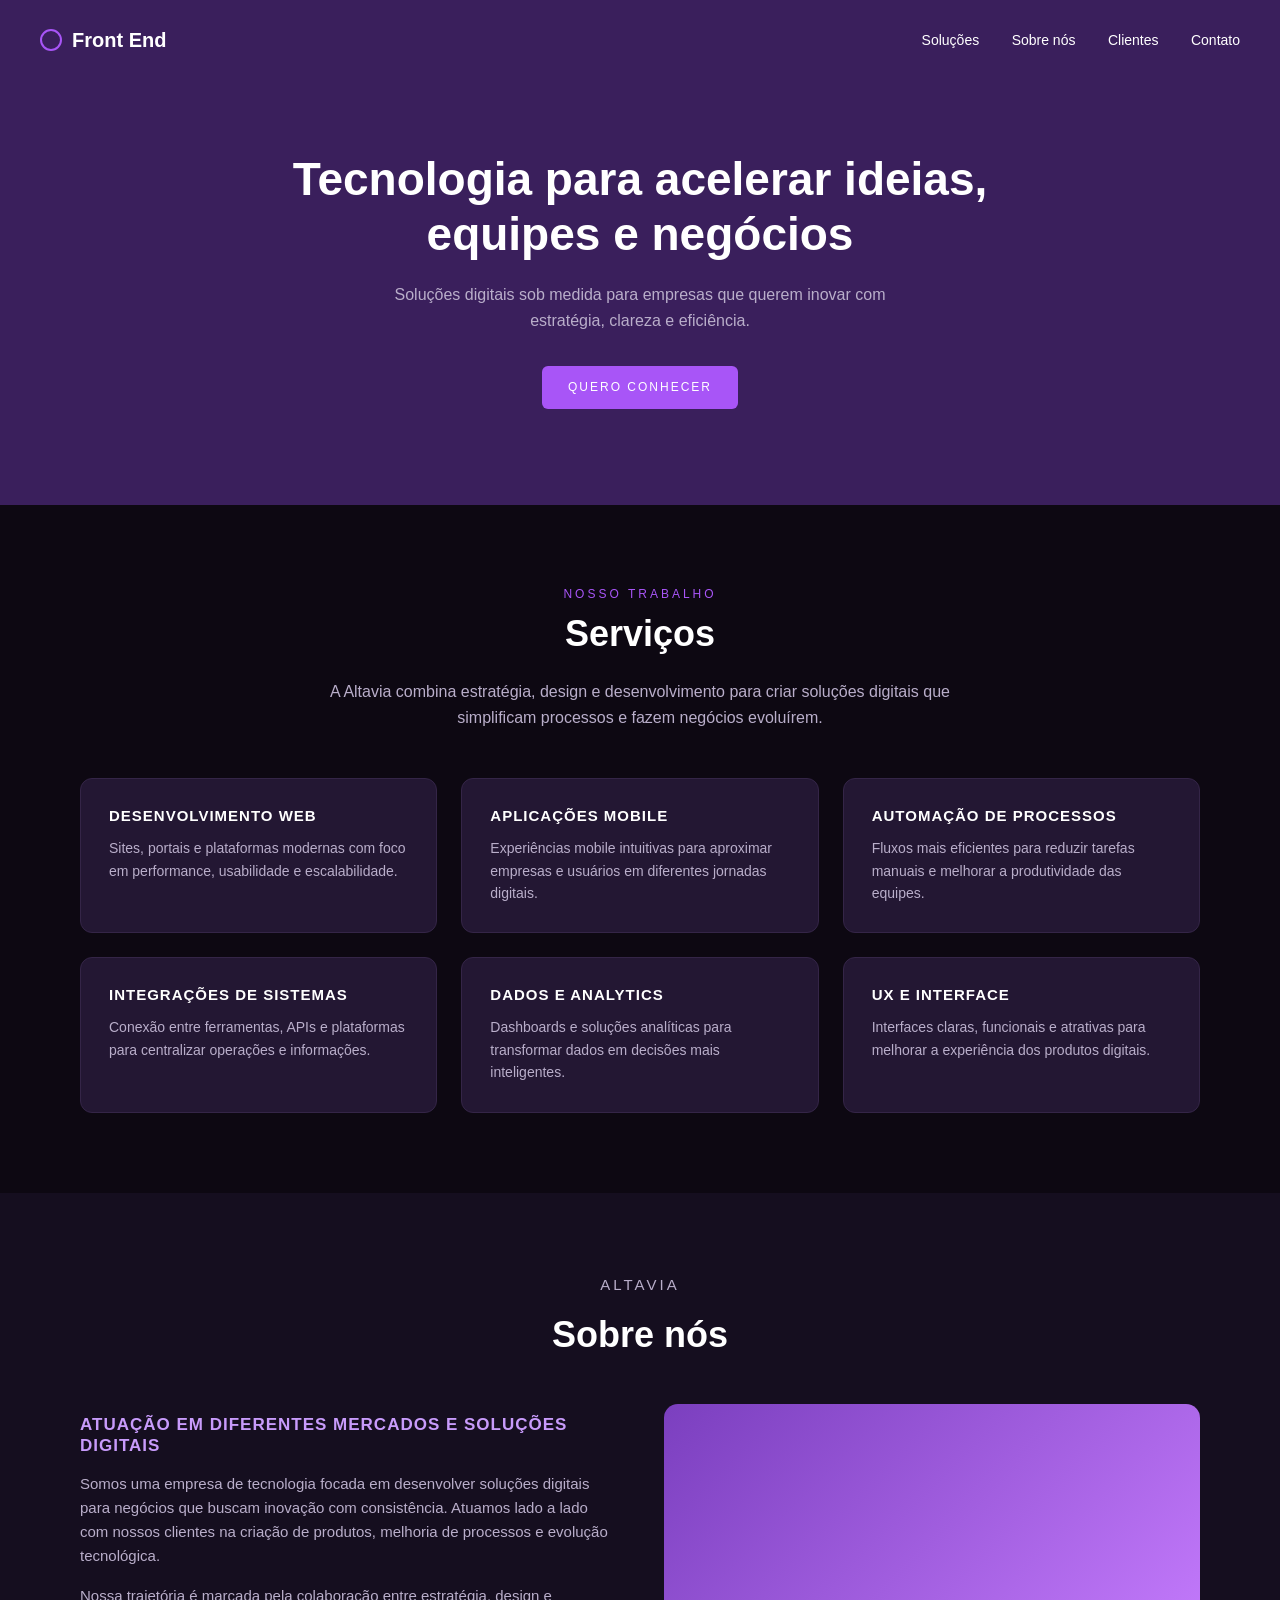
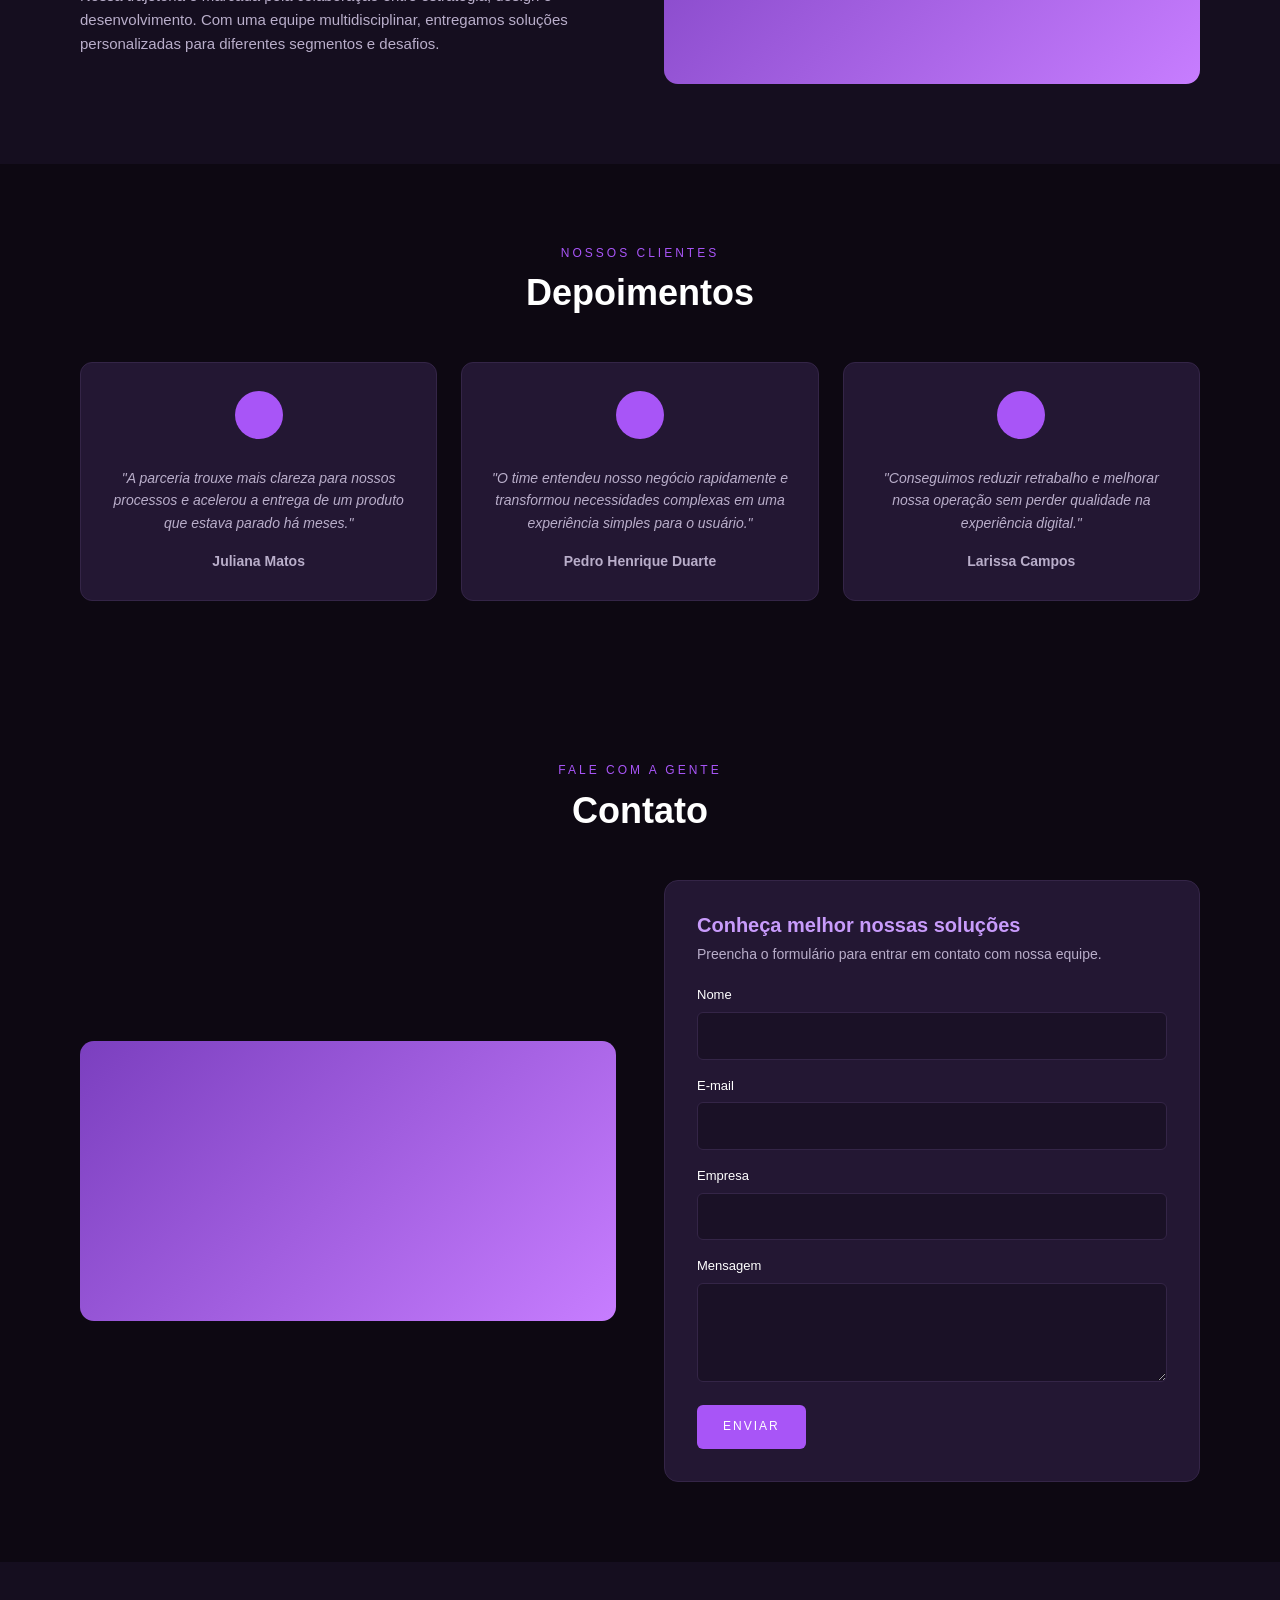
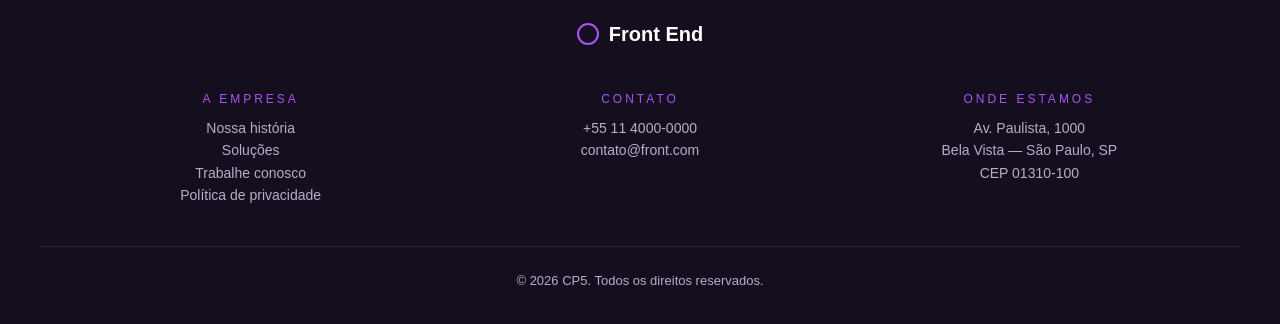
<file: revisao/index.html>
<!doctype html>
<html lang="pt-BR">

<head>
  <meta charset="utf-8">
  <meta name="viewport" content="width=device-width, initial-scale=1">
  <title>CP5 Front end</title>
  <link rel="stylesheet" href="style.css">
</head>

<body>

  <header>
    <a href="#" class="logo"><span class="marca"></span>Front End</a>
    <nav>
      <a href="#servicos">Soluções</a>
      <a href="#sobre">Sobre nós</a>
      <a href="#depoimentos">Clientes</a>
      <a href="#contato">Contato</a>
    </nav>
  </header>

  <section class="hero">
    <h1>Tecnologia para acelerar ideias,<br>equipes e negócios</h1>
    <p>Soluções digitais sob medida para empresas que querem inovar com estratégia, clareza e eficiência.</p>
    <a href="#servicos" class="botao">Quero conhecer</a>
  </section>

  <section id="servicos" class="servicos">
    <p class="rotulo">Nosso trabalho</p>
    <h2>Serviços</h2>
    <p class="intro">A Altavia combina estratégia, design e desenvolvimento para criar soluções digitais que simplificam
      processos e fazem negócios evoluírem.</p>
    <div class="grade">
      <article class="card">
        <h3>Desenvolvimento web</h3>
        <p>Sites, portais e plataformas modernas com foco em performance, usabilidade e escalabilidade.</p>
      </article>
      <article class="card">
        <h3>Aplicações mobile</h3>
        <p>Experiências mobile intuitivas para aproximar empresas e usuários em diferentes jornadas digitais.</p>
      </article>
      <article class="card">
        <h3>Automação de processos</h3>
        <p>Fluxos mais eficientes para reduzir tarefas manuais e melhorar a produtividade das equipes.</p>
      </article>
      <article class="card">
        <h3>Integrações de sistemas</h3>
        <p>Conexão entre ferramentas, APIs e plataformas para centralizar operações e informações.</p>
      </article>
      <article class="card">
        <h3>Dados e analytics</h3>
        <p>Dashboards e soluções analíticas para transformar dados em decisões mais inteligentes.</p>
      </article>
      <article class="card">
        <h3>UX e interface</h3>
        <p>Interfaces claras, funcionais e atrativas para melhorar a experiência dos produtos digitais.</p>
      </article>
    </div>
  </section>

  <section id="sobre" class="sobre">
    <p class="rotulo">Altavia</p>
    <h2>Sobre nós</h2>
    <div class="colunas">
      <div>
        <h3>Atuação em diferentes mercados e soluções digitais</h3>
        <p>Somos uma empresa de tecnologia focada em desenvolver soluções digitais para negócios que buscam inovação com
          consistência. Atuamos lado a lado com nossos clientes na criação de produtos, melhoria de processos e evolução
          tecnológica.</p>
        <p>Nossa trajetória é marcada pela colaboração entre estratégia, design e desenvolvimento. Com uma equipe
          multidisciplinar, entregamos soluções personalizadas para diferentes segmentos e desafios.</p>
      </div>
      <div class="ilustracao"></div>
    </div>
  </section>

  <section id="depoimentos" class="depoimentos">
    <p class="rotulo">Nossos clientes</p>
    <h2>Depoimentos</h2>
    <div class="grade">
      <article class="card">
        <span class="avatar"></span>
        <p class="fala">"A parceria trouxe mais clareza para nossos processos e acelerou a entrega de um produto que
          estava parado há meses."</p>
        <p class="autor">Juliana Matos</p>
      </article>
      <article class="card">
        <span class="avatar"></span>
        <p class="fala">"O time entendeu nosso negócio rapidamente e transformou necessidades complexas em uma
          experiência simples para o usuário."</p>
        <p class="autor">Pedro Henrique Duarte</p>
      </article>
      <article class="card">
        <span class="avatar"></span>
        <p class="fala">"Conseguimos reduzir retrabalho e melhorar nossa operação sem perder qualidade na experiência
          digital."</p>
        <p class="autor">Larissa Campos</p>
      </article>
    </div>
  </section>

  <section id="contato" class="contato">
    <p class="rotulo">Fale com a gente</p>
    <h2>Contato</h2>
    <div class="colunas">
      <div class="ilustracao"></div>
      <form class="formulario">
        <h3>Conheça melhor nossas soluções</h3>
        <p>Preencha o formulário para entrar em contato com nossa equipe.</p>
        <label for="nome">Nome</label>
        <input id="nome" type="text" required>
        <label for="email">E-mail</label>
        <input id="email" type="email" required>
        <label for="empresa">Empresa</label>
        <input id="empresa" type="text">
        <label for="mensagem">Mensagem</label>
        <textarea id="mensagem" rows="3"></textarea>
        <button type="submit" class="botao">Enviar</button>
      </form>
    </div>
  </section>

  <footer>
    <a href="#" class="logo"><span class="marca"></span>Front End</a>
    <div class="colunas">
      <div>
        <p class="rotulo">A empresa</p>
        <a href="#sobre">Nossa história</a>
        <a href="#servicos">Soluções</a>
        <a href="#contato">Trabalhe conosco</a>
        <a href="#">Política de privacidade</a>
      </div>
      <div>
        <p class="rotulo">Contato</p>
        <p>+55 11 4000-0000</p>
        <p>contato@front.com</p>
      </div>
      <div>
        <p class="rotulo">Onde estamos</p>
        <p>Av. Paulista, 1000</p>
        <p>Bela Vista — São Paulo, SP</p>
        <p>CEP 01310-100</p>
      </div>
    </div>
    <p class="copyright">© 2026 CP5. Todos os direitos reservados.</p>
  </footer>

</body>

</html>
</file>
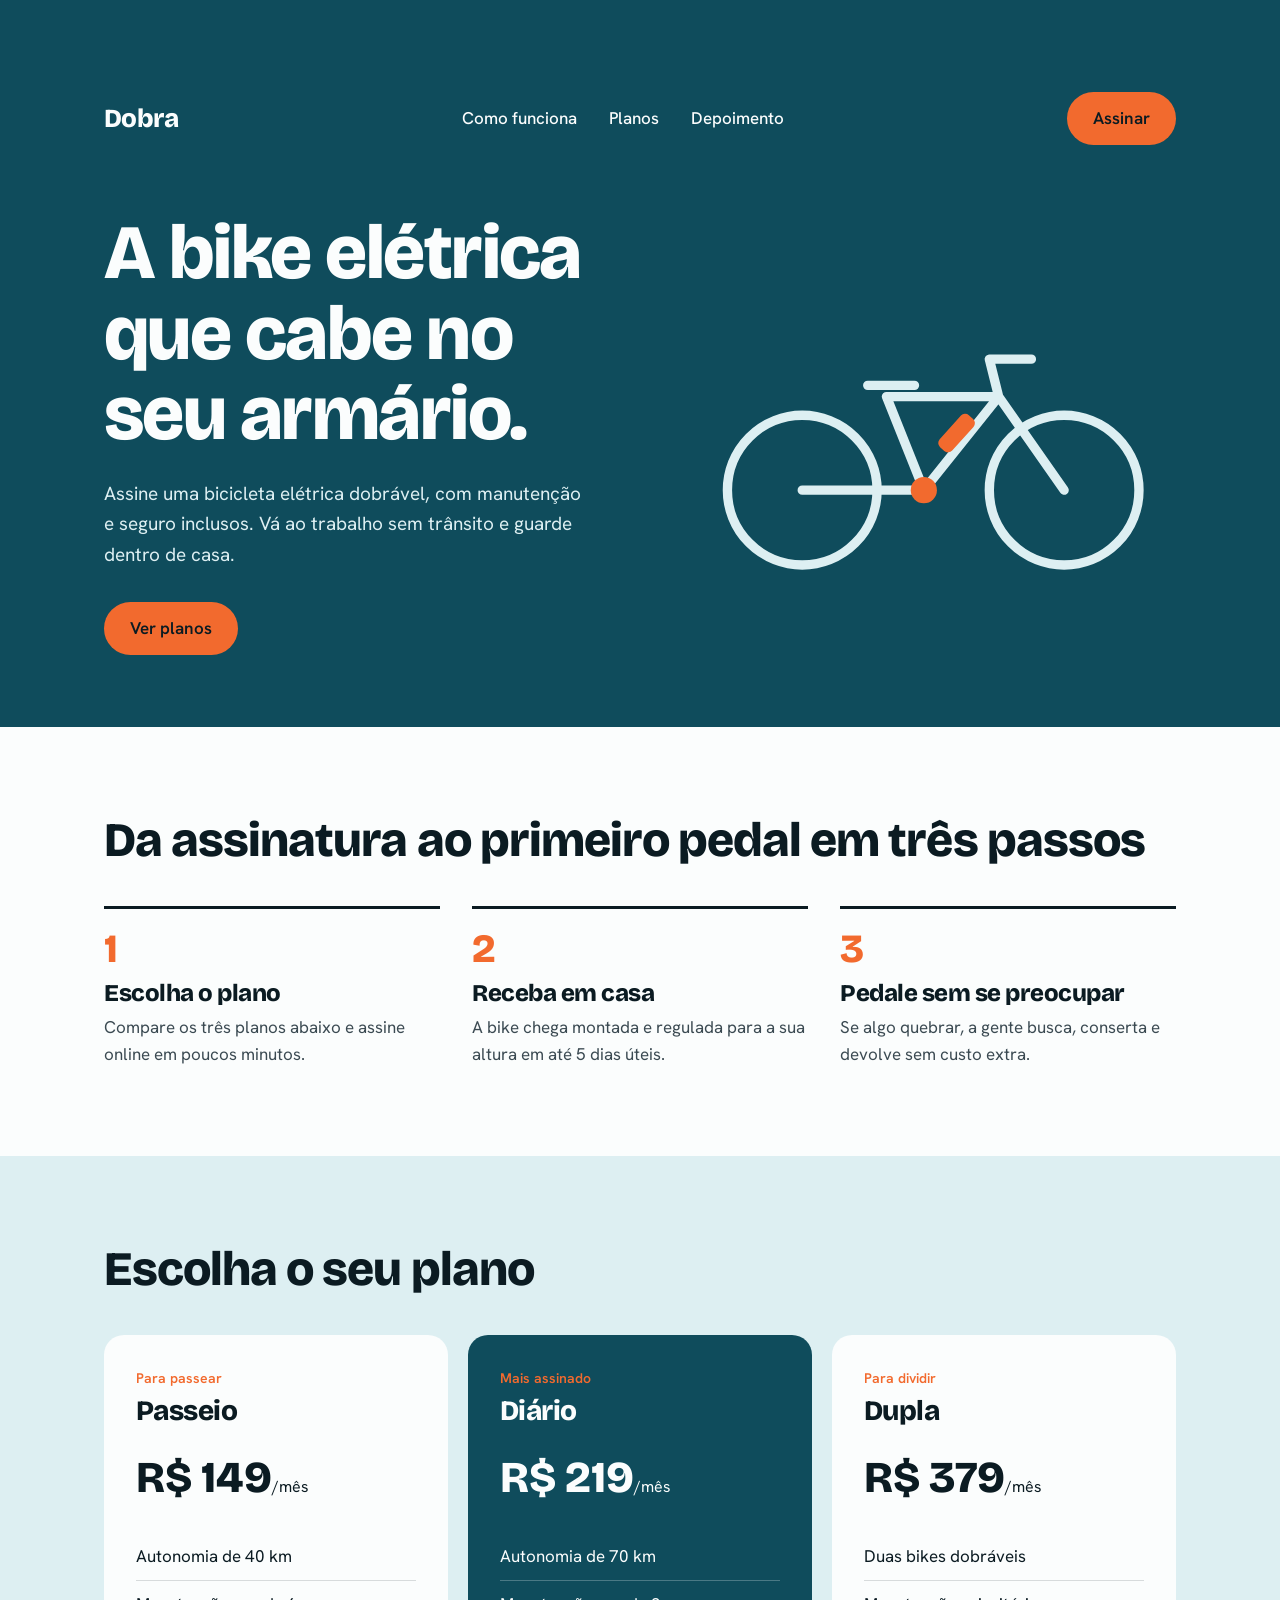
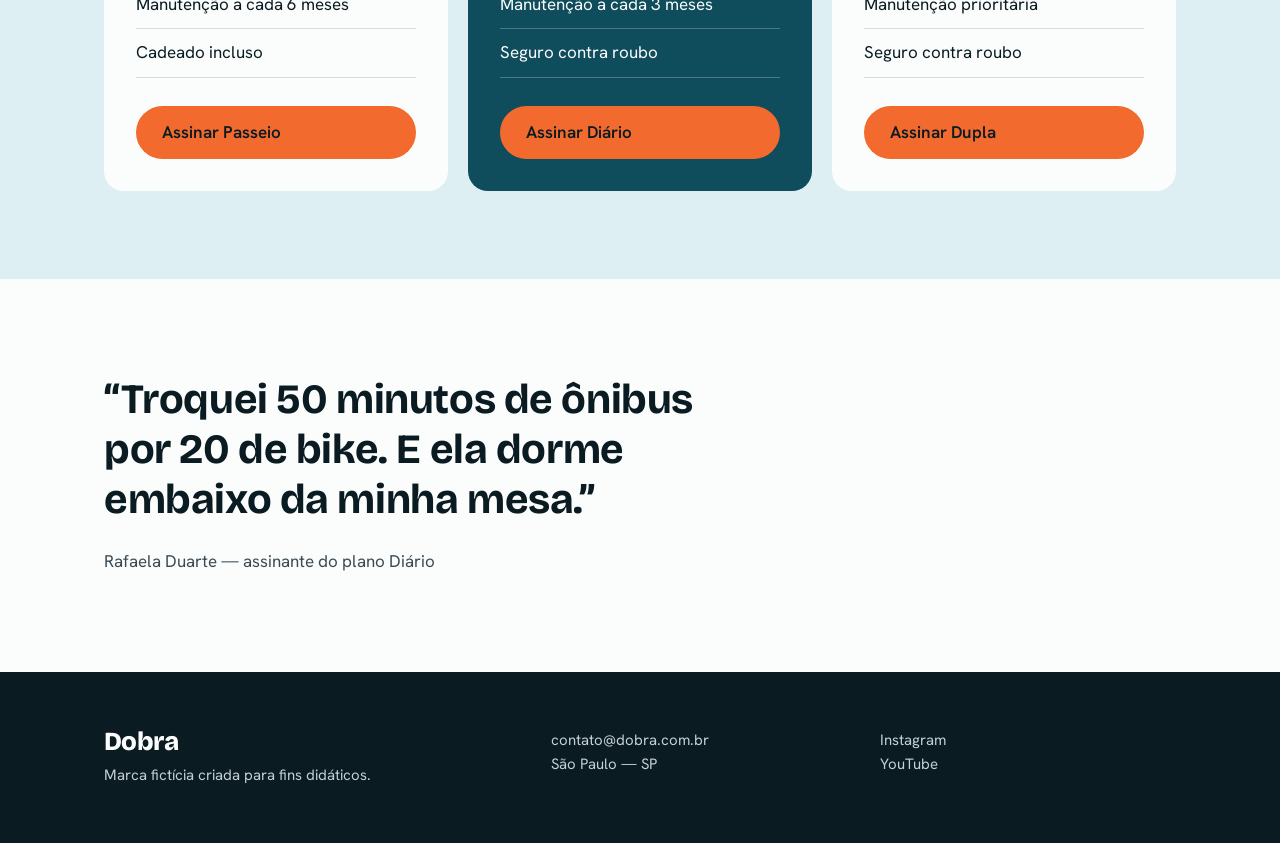
<file: vibecode/index.html>
<!doctype html>
<html lang="pt-BR">

<head>
  <meta charset="utf-8">
  <meta name="viewport" content="width=device-width, initial-scale=1">
  <title>Dobra — bicicleta elétrica por assinatura</title>
  <link
    href="https://fonts.googleapis.com/css2?family=Bricolage+Grotesque:opsz,wght@12..96,700;12..96,800&family=Hanken+Grotesk:wght@400;500;600&display=swap"
    rel="stylesheet">
  <style>
    :root {
      --petroleo: #0F4C5C;
      --laranja: #F26A2E;
      --ceu: #DDEFF2;
      --tinta: #0B1B22;
      --branco: #FBFDFD;
    }

    * {
      margin: 0;
      padding: 0;
      box-sizing: border-box;
    }

    html {
      scroll-behavior: smooth;
    }

    body {
      font-family: "Hanken Grotesk", sans-serif;
      color: var(--tinta);
      background: var(--branco);
      line-height: 1.6;
      font-size: 17px;
    }

    h1,
    h2,
    h3,
    .logo {
      font-family: "Bricolage Grotesque", sans-serif;
      font-weight: 800;
      letter-spacing: -0.02em;
      line-height: 1.05;
    }

    .container {
      max-width: 1120px;
      margin: 0 auto;
      padding: 0 24px;
    }

    a:focus-visible,
    button:focus-visible {
      outline: 3px solid var(--laranja);
      outline-offset: 3px;
    }

    header {
      display: flex;
      align-items: center;
      justify-content: space-between;
      padding: 20px 0;
    }

    .logo {
      font-size: 26px;
      color: var(--petroleo);
      text-decoration: none;
    }

    nav {
      display: flex;
      gap: 32px;
    }

    nav a {
      color: var(--tinta);
      text-decoration: none;
      font-weight: 500;
    }

    nav a:hover {
      color: var(--laranja);
    }

    .botao {
      background: var(--laranja);
      color: var(--tinta);
      font-weight: 600;
      padding: 13px 26px;
      border-radius: 999px;
      text-decoration: none;
      display: inline-block;
    }

    .botao:hover {
      background: var(--tinta);
      color: var(--branco);
    }

    .hero {
      background: var(--petroleo);
      color: var(--branco);
    }

    .hero .container {
      display: grid;
      grid-template-columns: 1.05fr 0.95fr;
      gap: 48px;
      align-items: center;
      padding-top: 72px;
      padding-bottom: 72px;
    }

    .hero h1 {
      font-size: clamp(2.6rem, 6vw, 4.8rem);
      margin-bottom: 24px;
    }

    .hero p {
      color: var(--ceu);
      max-width: 44ch;
      margin-bottom: 32px;
      font-size: 19px;
    }

    .hero svg {
      width: 100%;
      height: auto;
      animation: rola 1s ease both;
    }

    @keyframes rola {
      from {
        opacity: 0;
        transform: translateX(40px);
      }

      to {
        opacity: 1;
        transform: none;
      }
    }

    .passos {
      padding: 88px 0;
    }

    .passos h2,
    .planos h2 {
      font-size: clamp(2rem, 4vw, 3rem);
      margin-bottom: 40px;
    }

    .passos ol {
      list-style: none;
      display: grid;
      grid-template-columns: repeat(3, 1fr);
      gap: 32px;
      counter-reset: p;
    }

    .passos li {
      counter-increment: p;
      border-top: 3px solid var(--tinta);
      padding-top: 20px;
    }

    .passos li::before {
      content: counter(p);
      font-family: "Bricolage Grotesque", sans-serif;
      font-weight: 800;
      font-size: 40px;
      color: var(--laranja);
      display: block;
      line-height: 1;
      margin-bottom: 12px;
    }

    .passos h3 {
      font-size: 24px;
      margin-bottom: 8px;
    }

    .passos p {
      color: #3b4a52;
    }

    .planos {
      background: var(--ceu);
      padding: 88px 0;
    }

    .grade {
      display: grid;
      grid-template-columns: repeat(3, 1fr);
      gap: 20px;
      align-items: stretch;
    }

    .plano {
      background: var(--branco);
      border-radius: 20px;
      padding: 32px;
      display: flex;
      flex-direction: column;
    }

    .plano.destaque {
      background: var(--petroleo);
      color: var(--branco);
    }

    .plano .tag {
      font-weight: 600;
      font-size: 14px;
      color: var(--laranja);
      margin-bottom: 8px;
    }

    .plano h3 {
      font-size: 28px;
      margin-bottom: 8px;
    }

    .preco {
      font-family: "Bricolage Grotesque", sans-serif;
      font-weight: 800;
      font-size: 44px;
      margin: 8px 0 20px;
    }

    .preco small {
      font-family: "Hanken Grotesk", sans-serif;
      font-weight: 400;
      font-size: 16px;
    }

    .plano ul {
      list-style: none;
      margin-bottom: 28px;
      flex: 1;
    }

    .plano li {
      padding: 10px 0;
      border-bottom: 1px solid rgba(11, 27, 34, .15);
    }

    .destaque li {
      border-color: rgba(251, 253, 253, .25);
    }

    .depoimento {
      padding: 96px 0;
    }

    .depoimento blockquote {
      font-family: "Bricolage Grotesque", sans-serif;
      font-weight: 700;
      font-size: clamp(1.7rem, 3.4vw, 2.6rem);
      line-height: 1.2;
      max-width: 22ch;
      letter-spacing: -0.01em;
    }

    .depoimento p {
      margin-top: 24px;
      color: #3b4a52;
    }

    footer {
      background: var(--tinta);
      color: #c3d0d5;
      padding: 56px 0;
      font-size: 15px;
    }

    footer .grade {
      grid-template-columns: 1.4fr 1fr 1fr;
      gap: 32px;
    }

    footer .logo {
      color: var(--branco);
      margin-bottom: 8px;
      display: block;
    }

    @media (max-width: 800px) {

      .hero .container,
      .passos ol,
      .grade,
      footer .grade {
        grid-template-columns: 1fr;
      }

      nav {
        display: none;
      }

      .hero .container {
        padding-top: 48px;
        padding-bottom: 48px;
      }
    }

    @media (prefers-reduced-motion: reduce) {
      html {
        scroll-behavior: auto;
      }

      .hero svg {
        animation: none;
      }
    }
  </style>
</head>

<body>

  <div class="hero">
    <div class="container">
      <header style="grid-column: 1 / -1">
        <a href="#" class="logo" style="color:var(--branco)">Dobra</a>
        <nav aria-label="Principal">
          <a href="#como-funciona" style="color:var(--branco)">Como funciona</a>
          <a href="#planos" style="color:var(--branco)">Planos</a>
          <a href="#depoimento" style="color:var(--branco)">Depoimento</a>
        </nav>
        <a href="#planos" class="botao">Assinar</a>
      </header>
      <div>
        <h1>A bike elétrica que cabe no seu armário.</h1>
        <p>Assine uma bicicleta elétrica dobrável, com manutenção e seguro inclusos. Vá ao trabalho sem trânsito e
          guarde dentro de casa.</p>
        <a href="#planos" class="botao">Ver planos</a>
      </div>
      <svg viewBox="0 0 520 340" role="img" aria-label="Ilustração de uma bicicleta elétrica dobrável">
        <g fill="none" stroke="#DDEFF2" stroke-width="10" stroke-linecap="round" stroke-linejoin="round">
          <circle cx="120" cy="230" r="80" />
          <circle cx="400" cy="230" r="80" />
          <path
            d="M120 230 L250 230 L210 130 L330 130 L250 230 M330 130 L400 230 M330 130 L320 90 L365 90 M190 118 L240 118" />
        </g>
        <rect x="262" y="160" width="46" height="18" rx="6" transform="rotate(-48 285 169)" fill="#F26A2E" />
        <circle cx="250" cy="230" r="14" fill="#F26A2E" />
      </svg>
    </div>
  </div>

  <section class="passos" id="como-funciona">
    <div class="container">
      <h2>Da assinatura ao primeiro pedal em três passos</h2>
      <ol>
        <li>
          <h3>Escolha o plano</h3>
          <p>Compare os três planos abaixo e assine online em poucos minutos.</p>
        </li>
        <li>
          <h3>Receba em casa</h3>
          <p>A bike chega montada e regulada para a sua altura em até 5 dias úteis.</p>
        </li>
        <li>
          <h3>Pedale sem se preocupar</h3>
          <p>Se algo quebrar, a gente busca, conserta e devolve sem custo extra.</p>
        </li>
      </ol>
    </div>
  </section>

  <section class="planos" id="planos">
    <div class="container">
      <h2>Escolha o seu plano</h2>
      <div class="grade">
        <div class="plano">
          <p class="tag">Para passear</p>
          <h3>Passeio</h3>
          <p class="preco">R$ 149<small>/mês</small></p>
          <ul>
            <li>Autonomia de 40 km</li>
            <li>Manutenção a cada 6 meses</li>
            <li>Cadeado incluso</li>
          </ul>
          <a href="#" class="botao">Assinar Passeio</a>
        </div>
        <div class="plano destaque">
          <p class="tag">Mais assinado</p>
          <h3>Diário</h3>
          <p class="preco">R$ 219<small>/mês</small></p>
          <ul>
            <li>Autonomia de 70 km</li>
            <li>Manutenção a cada 3 meses</li>
            <li>Seguro contra roubo</li>
          </ul>
          <a href="#" class="botao">Assinar Diário</a>
        </div>
        <div class="plano">
          <p class="tag">Para dividir</p>
          <h3>Dupla</h3>
          <p class="preco">R$ 379<small>/mês</small></p>
          <ul>
            <li>Duas bikes dobráveis</li>
            <li>Manutenção prioritária</li>
            <li>Seguro contra roubo</li>
          </ul>
          <a href="#" class="botao">Assinar Dupla</a>
        </div>
      </div>
    </div>
  </section>

  <section class="depoimento" id="depoimento">
    <div class="container">
      <blockquote>“Troquei 50 minutos de ônibus por 20 de bike. E ela dorme embaixo da minha mesa.”</blockquote>
      <p>Rafaela Duarte — assinante do plano Diário</p>
    </div>
  </section>

  <footer>
    <div class="container grade">
      <div><a href="#" class="logo">Dobra</a>
        <p>Marca fictícia criada para fins didáticos.</p>
      </div>
      <div>
        <p>contato@dobra.com.br</p>
        <p>São Paulo — SP</p>
      </div>
      <div>
        <p>Instagram</p>
        <p>YouTube</p>
      </div>
    </div>
  </footer>

</body>

</html>
</file>
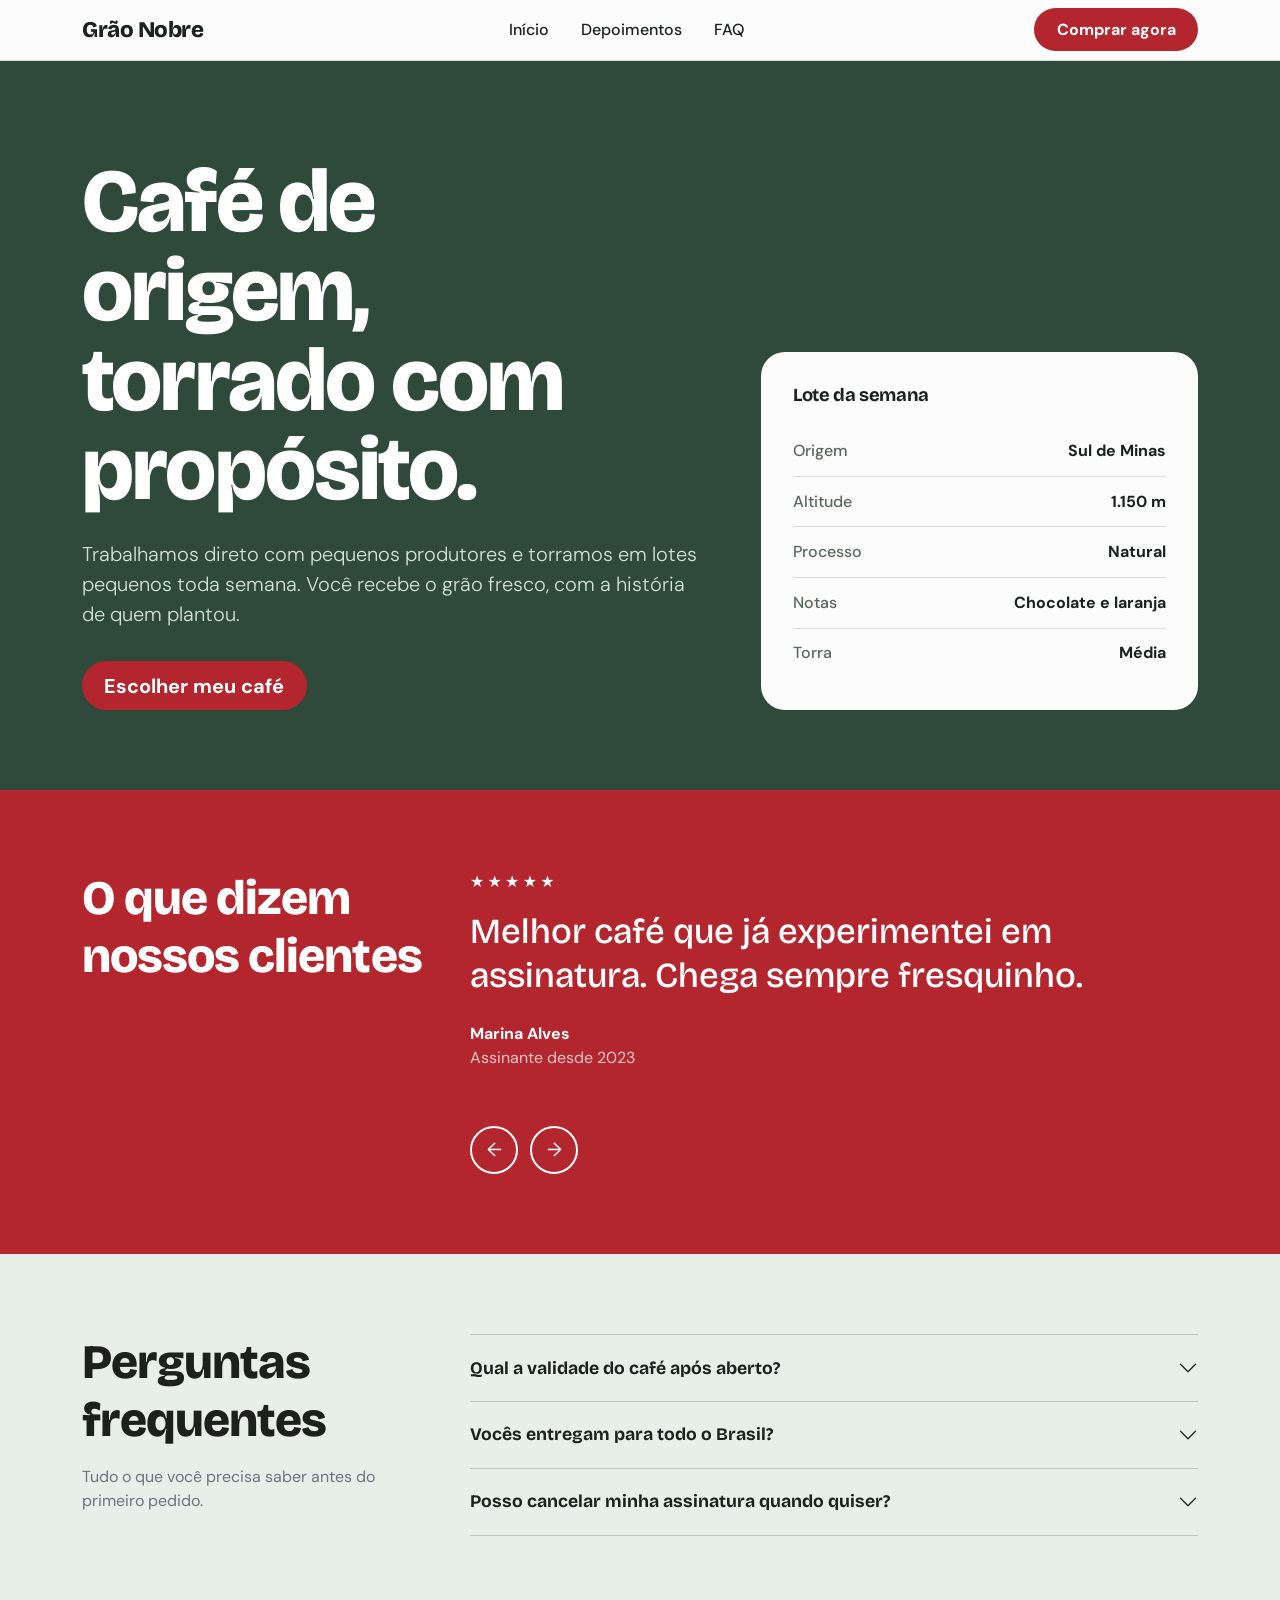
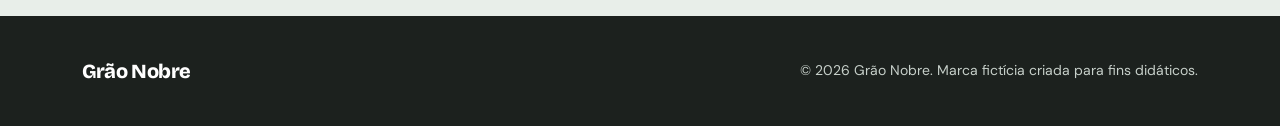
<file: bootstrap/graonobre.html>
<!doctype html>
<html lang="pt-BR">
<head>
<meta charset="utf-8">
<meta name="viewport" content="width=device-width, initial-scale=1">
<title>Grão Nobre</title>
<link rel="preconnect" href="https://fonts.googleapis.com">
<link rel="preconnect" href="https://fonts.gstatic.com" crossorigin>
<link href="https://fonts.googleapis.com/css2?family=Bricolage+Grotesque:opsz,wght@12..96,500;12..96,700;12..96,800&family=DM+Sans:wght@400;500;700&display=swap" rel="stylesheet">
<link href="https://cdn.jsdelivr.net/npm/bootstrap@5.3.3/dist/css/bootstrap.min.css" rel="stylesheet">
<style>
:root{
  --tinta:#1c211e;
  --folha:#2f4a3b;
  --cereja:#b3262e;
  --nevoa:#e8eee9;
  --branco:#fbfcfb;
  --bs-body-font-family:'DM Sans',system-ui,sans-serif;
  --bs-body-color:var(--tinta);
  --bs-body-bg:var(--branco);
}
h1,h2,h3,.brand{font-family:'Bricolage Grotesque',sans-serif;letter-spacing:-.02em}
a:focus-visible,button:focus-visible,input:focus-visible{outline:3px solid var(--cereja);outline-offset:2px}

/* navbar */
.topo{background:var(--branco);border-bottom:1px solid #d5ddd7}
.brand{font-weight:800;font-size:1.4rem;color:var(--tinta);text-decoration:none}
.topo .nav-link{color:var(--tinta);font-weight:500}
.topo .nav-link:hover{color:var(--cereja)}
.btn-cereja{background:var(--cereja);color:#fff;border:0;border-radius:999px;font-weight:700;padding:.6rem 1.4rem}
.btn-cereja:hover{background:#951e25;color:#fff}

/* hero */
.hero{background:var(--folha);color:#fff;padding:6rem 0 5rem}
.hero h1{font-weight:800;font-size:clamp(2.6rem,7vw,5.6rem);line-height:1;max-width:11ch}
.hero p.lead{max-width:44ch;color:#d6e2d9}
.ficha{background:var(--branco);color:var(--tinta);border-radius:1.5rem;padding:2rem}
.ficha h2{font-size:1.15rem;font-weight:700;margin-bottom:1.25rem}
.ficha dl{margin:0}
.ficha .linha{display:flex;justify-content:space-between;gap:1rem;padding:.8rem 0;border-bottom:1px solid #d5ddd7}
.ficha .linha:last-child{border-bottom:0}
.ficha dt{font-weight:500;color:#5b665f}
.ficha dd{margin:0;font-weight:700;text-align:right}
.hero-load{animation:entra .8s ease both}
@keyframes entra{from{opacity:0;transform:translateY(14px)}to{opacity:1;transform:none}}
@media (prefers-reduced-motion:reduce){.hero-load{animation:none}}

/* depoimentos */
.depo{background:var(--cereja);color:#fff;padding:5rem 0}
.depo h2{font-weight:800;font-size:clamp(2rem,4vw,3rem)}
.depo blockquote{font-family:'Bricolage Grotesque',sans-serif;font-weight:500;font-size:clamp(1.5rem,3vw,2.2rem);line-height:1.25;margin:0 0 1.5rem;max-width:28ch}
.depo .estrelas{letter-spacing:.2em;margin-bottom:1rem}
.depo .carousel-item{min-height:15rem}
.depo .controles{display:flex;gap:.75rem;margin-top:1rem}
.depo .controles button{width:3rem;height:3rem;border-radius:50%;border:2px solid #fff;background:transparent;color:#fff;font-size:1.2rem}
.depo .controles button:hover{background:#fff;color:var(--cereja)}

/* faq */
.faq{background:var(--nevoa);padding:5rem 0}
.faq h2{font-weight:800;font-size:clamp(2rem,4vw,3rem)}
.faq .accordion{--bs-accordion-bg:transparent;--bs-accordion-border-color:#b9c6bd;--bs-accordion-btn-focus-box-shadow:none;--bs-accordion-active-bg:transparent;--bs-accordion-active-color:var(--cereja)}
.faq .accordion-item{border-left:0;border-right:0;border-radius:0}
.faq .accordion-button{font-weight:700;font-size:1.1rem;padding:1.4rem 0;background:transparent}
.faq .accordion-body{padding:0 0 1.4rem;max-width:60ch}
@media (min-width:992px){.faq .sticky{position:sticky;top:2rem}}

/* rodapé */
.rodape{background:var(--tinta);color:#c7d0ca;padding:2.5rem 0}
.rodape .brand{color:#fff}

/* modal */
.modal-content{border:0;border-radius:1.5rem}
.opcao{display:flex;align-items:center;gap:.9rem;padding:1rem 1.1rem;border:2px solid #d5ddd7;border-radius:1rem;cursor:pointer;margin-bottom:.75rem}
.opcao:has(input:checked){border-color:var(--cereja);background:#fbeeee}
.opcao input{accent-color:var(--cereja);width:1.1rem;height:1.1rem}
</style>
</head>
<body>

<nav class="topo navbar navbar-expand-lg">
  <div class="container">
    <a class="brand navbar-brand" href="#inicio">Grão Nobre</a>
    <button class="navbar-toggler" type="button" data-bs-toggle="collapse" data-bs-target="#menu" aria-controls="menu" aria-expanded="false" aria-label="Abrir menu">
      <span class="navbar-toggler-icon"></span>
    </button>
    <div class="collapse navbar-collapse" id="menu">
      <ul class="navbar-nav mx-lg-auto gap-lg-3">
        <li class="nav-item"><a class="nav-link" href="#inicio">Início</a></li>
        <li class="nav-item"><a class="nav-link" href="#depoimentos">Depoimentos</a></li>
        <li class="nav-item"><a class="nav-link" href="#faq">FAQ</a></li>
      </ul>
      <button class="btn btn-cereja" data-bs-toggle="modal" data-bs-target="#modalPedido">Comprar agora</button>
    </div>
  </div>
</nav>

<header id="inicio" class="hero">
  <div class="container">
    <div class="row align-items-end g-5">
      <div class="col-lg-7 hero-load">
        <h1>Café de origem, torrado com propósito.</h1>
        <p class="lead mt-4">Trabalhamos direto com pequenos produtores e torramos em lotes pequenos toda semana. Você recebe o grão fresco, com a história de quem plantou.</p>
        <button class="btn btn-cereja btn-lg mt-3" data-bs-toggle="modal" data-bs-target="#modalPedido">Escolher meu café</button>
      </div>
      <div class="col-lg-5 hero-load" style="animation-delay:.15s">
        <div class="ficha">
          <h2>Lote da semana</h2>
          <dl>
            <div class="linha"><dt>Origem</dt><dd>Sul de Minas</dd></div>
            <div class="linha"><dt>Altitude</dt><dd>1.150 m</dd></div>
            <div class="linha"><dt>Processo</dt><dd>Natural</dd></div>
            <div class="linha"><dt>Notas</dt><dd>Chocolate e laranja</dd></div>
            <div class="linha"><dt>Torra</dt><dd>Média</dd></div>
          </dl>
        </div>
      </div>
    </div>
  </div>
</header>

<section id="depoimentos" class="depo">
  <div class="container">
    <div class="row g-5">
      <div class="col-lg-4">
        <h2>O que dizem nossos clientes</h2>
      </div>
      <div class="col-lg-8">
        <div id="carouselDepoimentos" class="carousel slide" data-bs-ride="carousel">
          <div class="carousel-inner">
            <div class="carousel-item active">
              <div class="estrelas" aria-label="5 estrelas">★★★★★</div>
              <blockquote>Melhor café que já experimentei em assinatura. Chega sempre fresquinho.</blockquote>
              <strong>Marina Alves</strong><br><span class="opacity-75">Assinante desde 2023</span>
            </div>
            <div class="carousel-item">
              <div class="estrelas" aria-label="5 estrelas">★★★★★</div>
              <blockquote>O atendimento é ótimo e a torra é sempre no ponto certo.</blockquote>
              <strong>Rafael Lima</strong><br><span class="opacity-75">Assinante desde 2024</span>
            </div>
            <div class="carousel-item">
              <div class="estrelas" aria-label="5 estrelas">★★★★★</div>
              <blockquote>Comprei para presentear e virei cliente fixo no mês seguinte.</blockquote>
              <strong>Carla Souza</strong><br><span class="opacity-75">Assinante desde 2025</span>
            </div>
          </div>
          <div class="controles">
            <button type="button" data-bs-target="#carouselDepoimentos" data-bs-slide="prev" aria-label="Depoimento anterior">&larr;</button>
            <button type="button" data-bs-target="#carouselDepoimentos" data-bs-slide="next" aria-label="Próximo depoimento">&rarr;</button>
          </div>
        </div>
      </div>
    </div>
  </div>
</section>

<section id="faq" class="faq">
  <div class="container">
    <div class="row g-5">
      <div class="col-lg-4">
        <div class="sticky">
          <h2>Perguntas frequentes</h2>
          <p class="mt-3 text-secondary">Tudo o que você precisa saber antes do primeiro pedido.</p>
        </div>
      </div>
      <div class="col-lg-8">
        <div class="accordion" id="accordionFaq">
          <div class="accordion-item">
            <h3 class="accordion-header">
              <button class="accordion-button collapsed" type="button" data-bs-toggle="collapse" data-bs-target="#faq1" aria-expanded="false" aria-controls="faq1">Qual a validade do café após aberto?</button>
            </h3>
            <div id="faq1" class="accordion-collapse collapse" data-bs-parent="#accordionFaq">
              <div class="accordion-body">Recomendamos consumir em até 30 dias, guardando o pacote fechado e longe da luz.</div>
            </div>
          </div>
          <div class="accordion-item">
            <h3 class="accordion-header">
              <button class="accordion-button collapsed" type="button" data-bs-toggle="collapse" data-bs-target="#faq2" aria-expanded="false" aria-controls="faq2">Vocês entregam para todo o Brasil?</button>
            </h3>
            <div id="faq2" class="accordion-collapse collapse" data-bs-parent="#accordionFaq">
              <div class="accordion-body">Sim! Enviamos para todas as regiões, com prazo médio de 3 a 7 dias úteis dependendo da localidade.</div>
            </div>
          </div>
          <div class="accordion-item">
            <h3 class="accordion-header">
              <button class="accordion-button collapsed" type="button" data-bs-toggle="collapse" data-bs-target="#faq3" aria-expanded="false" aria-controls="faq3">Posso cancelar minha assinatura quando quiser?</button>
            </h3>
            <div id="faq3" class="accordion-collapse collapse" data-bs-parent="#accordionFaq">
              <div class="accordion-body">Pode sim, sem multa. O cancelamento é feito na sua conta e vale a partir do ciclo seguinte.</div>
            </div>
          </div>
        </div>
      </div>
    </div>
  </div>
</section>

<footer class="rodape">
  <div class="container d-flex flex-column flex-md-row justify-content-between align-items-md-center gap-2">
    <span class="brand fs-5">Grão Nobre</span>
    <small>© 2026 Grão Nobre. Marca fictícia criada para fins didáticos.</small>
  </div>
</footer>

<div class="modal fade" id="modalPedido" tabindex="-1" aria-labelledby="tituloPedido" aria-hidden="true">
  <div class="modal-dialog modal-dialog-centered">
    <div class="modal-content">
      <div class="modal-header border-0 pb-0">
        <h2 class="modal-title fs-4 fw-bold" id="tituloPedido">Faça seu pedido</h2>
        <button type="button" class="btn-close" data-bs-dismiss="modal" aria-label="Fechar"></button>
      </div>
      <div class="modal-body">
        <label class="opcao"><input type="checkbox"> Kit de degustação</label>
        <label class="opcao"><input type="checkbox"> 1 pacote de 250g</label>
        <label class="opcao mb-0"><input type="checkbox"> 5 pacotes de 250g</label>
      </div>
      <div class="modal-footer border-0 pt-0">
        <button type="button" class="btn btn-cereja w-100">Ir para o carrinho</button>
      </div>
    </div>
  </div>
</div>

<script src="https://cdn.jsdelivr.net/npm/bootstrap@5.3.3/dist/js/bootstrap.bundle.min.js"></script>
</body>
</html>
</file>
<file: revisao/style.css>
:root {
  --fundo: #0D0812;
  --fundo-claro: #150E1F;
  --card: #231733;
  --borda: #342547;
  --roxo: #A855F7;
  --roxo-claro: #C89BFB;
  --texto: #FFFFFF;
  --texto-suave: #B9AECA;
}

* {
  margin: 0;
  padding: 0;
  box-sizing: border-box;
}

html {
  scroll-behavior: smooth;
}

body {
  font-family: Poppins, "Segoe UI", sans-serif;
  background: var(--fundo);
  color: var(--texto);
  line-height: 1.6;
}

h1,
h2,
h3 {
  line-height: 1.2;
}

a:focus-visible,
button:focus-visible,
input:focus-visible,
textarea:focus-visible {
  outline: 2px solid var(--roxo-claro);
  outline-offset: 3px;
}

section {
  padding: 80px 40px;
}

.rotulo {
  color: var(--roxo);
  font-size: 12px;
  letter-spacing: 3px;
  text-transform: uppercase;
  text-align: center;
  margin-bottom: 8px;
}

section>h2 {
  font-size: 36px;
  text-align: center;
  margin-bottom: 24px;
}

.grade {
  display: grid;
  grid-template-columns: repeat(3, 1fr);
  gap: 24px;
  max-width: 1120px;
  margin: 48px auto 0;
}

.card {
  background: var(--card);
  border: 1px solid var(--borda);
  border-radius: 12px;
  padding: 28px;
}

.colunas {
  display: grid;
  grid-template-columns: 1fr 1fr;
  gap: 48px;
  align-items: center;
  max-width: 1120px;
  margin: 48px auto 0;
}

.ilustracao {
  background: linear-gradient(135deg, #7B3FBF, #C77DFF);
  border-radius: 14px;
  min-height: 280px;
}

.botao {
  background: var(--roxo);
  color: var(--texto);
  border: none;
  border-radius: 6px;
  padding: 12px 26px;
  font: inherit;
  font-size: 12px;
  letter-spacing: 2px;
  text-transform: uppercase;
  text-decoration: none;
  display: inline-block;
  cursor: pointer;
}

.botao:hover {
  background: var(--roxo-claro);
}

.logo {
  display: flex;
  align-items: center;
  gap: 10px;
  color: var(--texto);
  text-decoration: none;
  font-size: 20px;
  font-weight: 600;
}

.marca {
  width: 22px;
  height: 22px;
  border: 2px solid var(--roxo);
  border-radius: 50%;
}

header {
  display: flex;
  align-items: center;
  justify-content: space-between;
  padding: 24px 40px;
  background: #3A1F5C;
}

header nav a {
  color: var(--texto);
  text-decoration: none;
  font-size: 14px;
  margin-left: 28px;
}

header nav a:hover {
  color: var(--roxo-claro);
}

.hero {
  background: #3A1F5C;
  text-align: center;
  padding-top: 72px;
  padding-bottom: 96px;
}

.hero h1 {
  font-size: 46px;
  margin-bottom: 20px;
}

.hero p {
  color: var(--texto-suave);
  max-width: 540px;
  margin: 0 auto 32px;
}

.servicos .intro {
  color: var(--texto-suave);
  text-align: center;
  max-width: 620px;
  margin: 0 auto;
}

.card h3 {
  font-size: 15px;
  letter-spacing: 1px;
  text-transform: uppercase;
  margin-bottom: 12px;
}

.card p {
  color: var(--texto-suave);
  font-size: 14px;
}

.sobre {
  background: var(--fundo-claro);
}

.sobre h3 {
  color: var(--roxo-claro);
  font-size: 17px;
  letter-spacing: 1px;
  text-transform: uppercase;
  margin-bottom: 16px;
}

.sobre p {
  color: var(--texto-suave);
  font-size: 15px;
  margin-bottom: 16px;
}

.depoimentos .card {
  text-align: center;
}

.avatar {
  width: 48px;
  height: 48px;
  border-radius: 50%;
  background: var(--roxo);
  display: inline-block;
  margin-bottom: 20px;
}

.fala {
  font-style: italic;
  margin-bottom: 16px;
}

.autor {
  color: var(--texto);
  font-size: 14px;
  font-weight: 600;
}

.formulario {
  background: var(--card);
  border: 1px solid var(--borda);
  border-radius: 14px;
  padding: 32px;
}

.formulario h3 {
  color: var(--roxo-claro);
  font-size: 20px;
  margin-bottom: 6px;
}

.formulario>p {
  color: var(--texto-suave);
  font-size: 14px;
  margin-bottom: 20px;
}

.formulario label {
  display: block;
  font-size: 13px;
  margin-bottom: 6px;
}

.formulario input,
.formulario textarea {
  width: 100%;
  background: #1A1126;
  border: 1px solid var(--borda);
  border-radius: 6px;
  padding: 10px 12px;
  color: var(--texto);
  font: inherit;
  margin-bottom: 16px;
  resize: vertical;
}

footer {
  background: var(--fundo-claro);
  padding: 56px 40px 32px;
  text-align: center;
}

footer .logo {
  justify-content: center;
  margin-bottom: 40px;
}

footer .colunas {
  align-items: start;
  grid-template-columns: repeat(3, 1fr);
  margin-top: 0;
}

footer a,
footer p {
  color: var(--texto-suave);
  font-size: 14px;
  text-decoration: none;
  display: block;
}

footer a:hover {
  color: var(--roxo-claro);
}

.copyright {
  border-top: 1px solid var(--borda);
  margin-top: 40px;
  padding-top: 24px;
  font-size: 13px;
}

@media (max-width: 860px) {

  .grade,
  .colunas,
  footer .colunas {
    grid-template-columns: 1fr;
  }

  .hero h1 {
    font-size: 32px;
  }

  header nav {
    display: none;
  }
}

@media (prefers-reduced-motion: reduce) {
  html {
    scroll-behavior: auto;
  }
}
</file>
